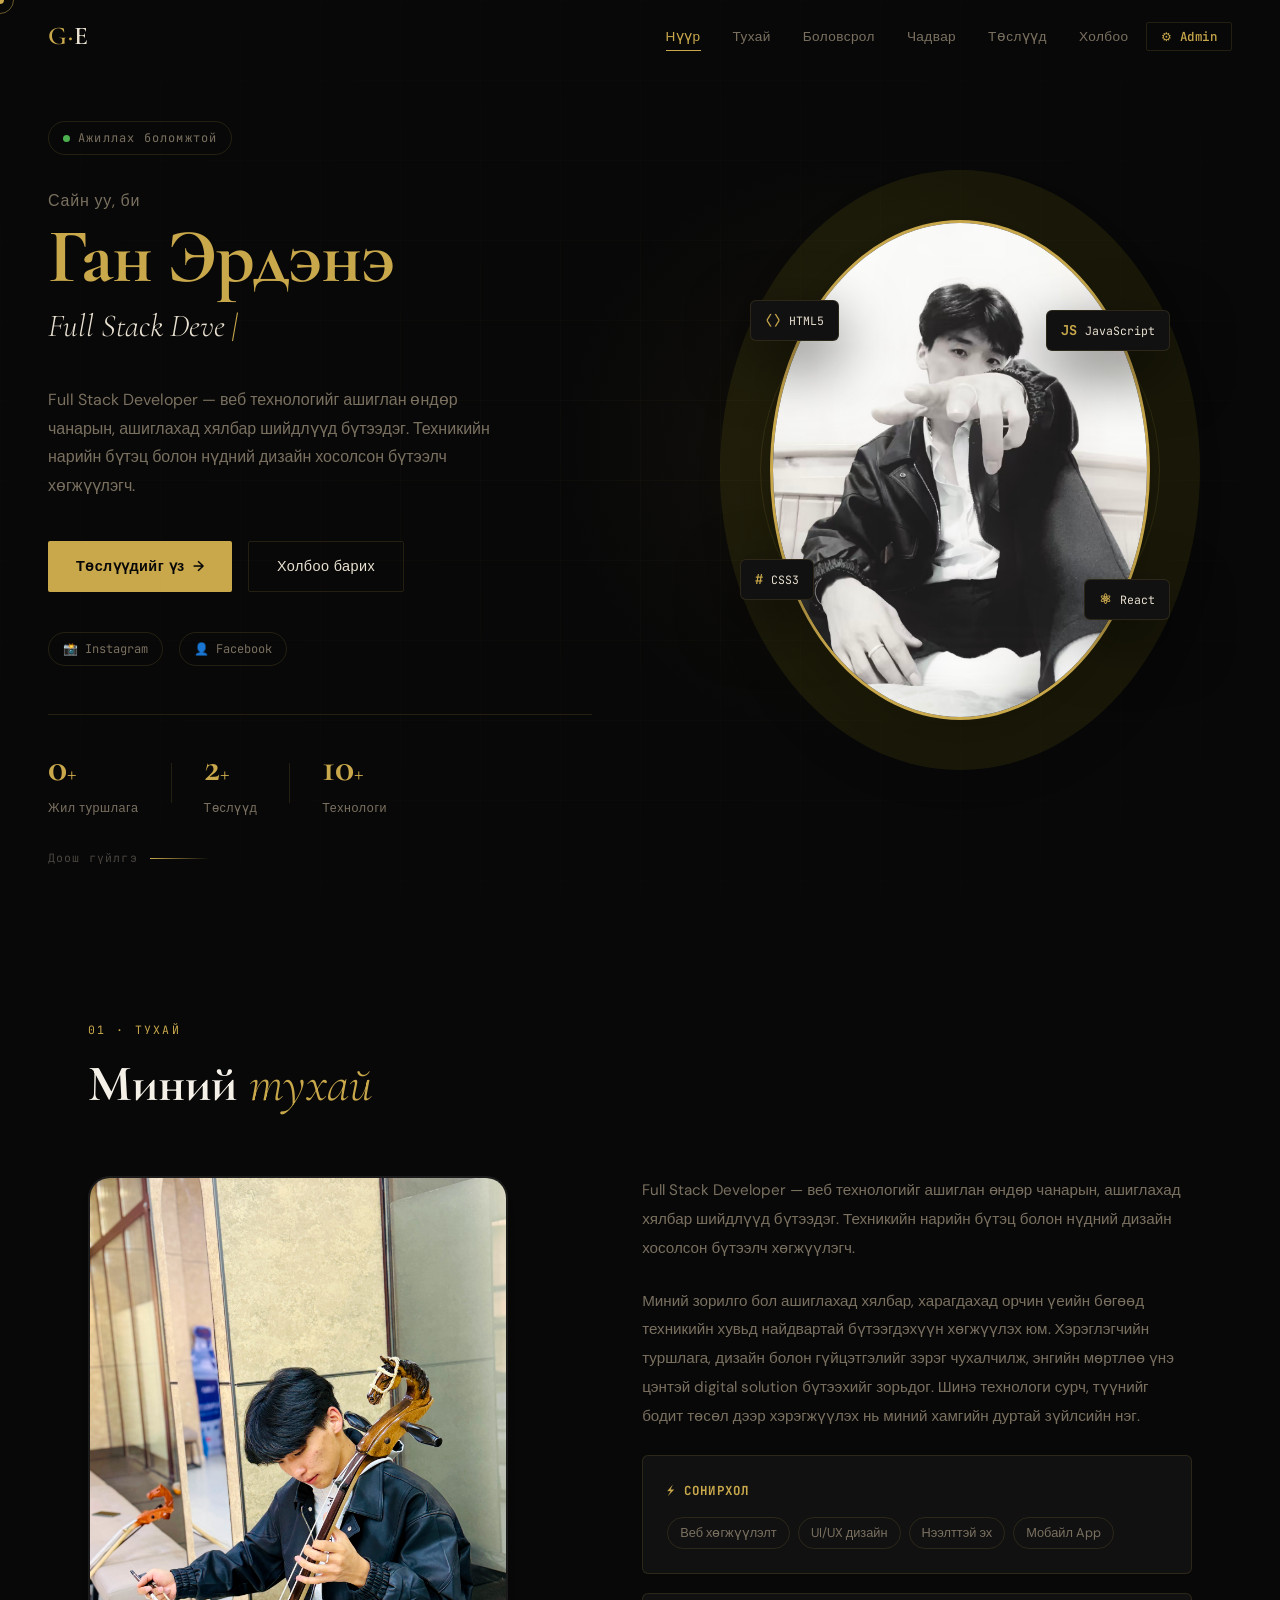
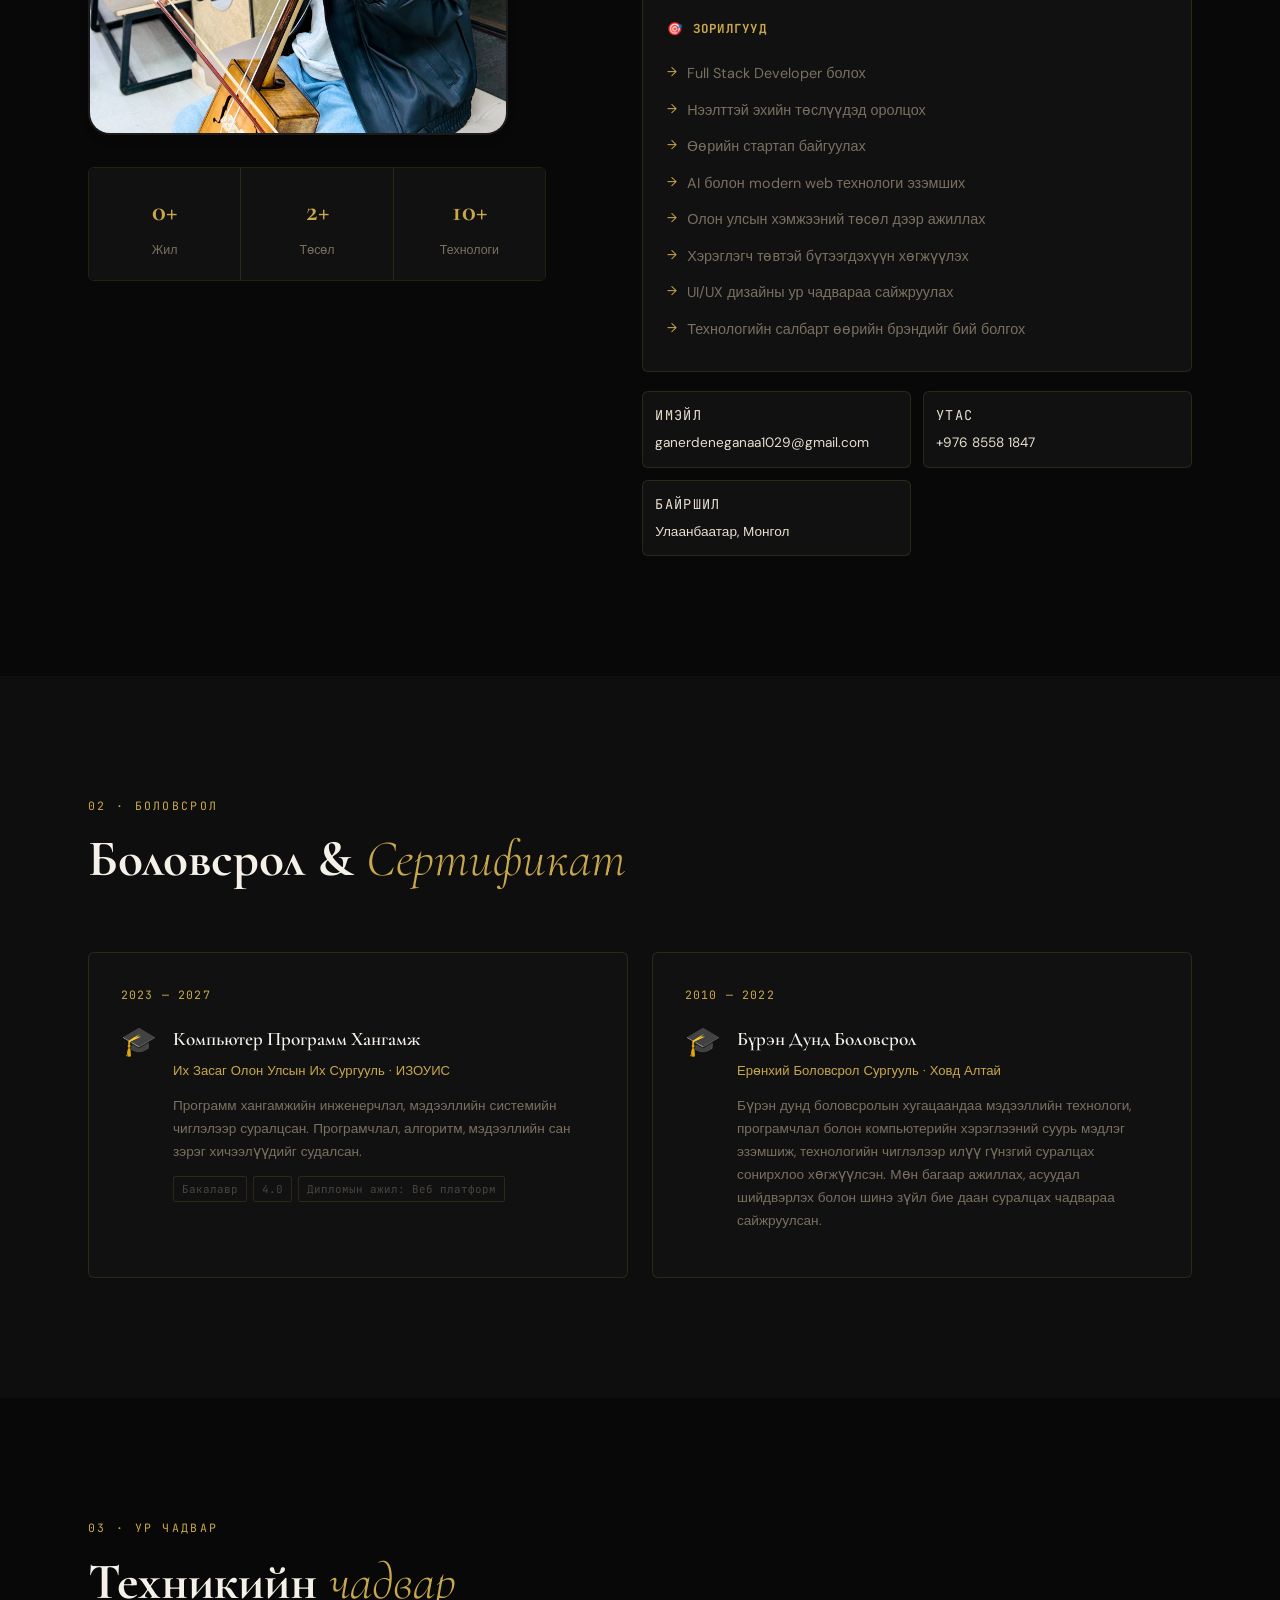
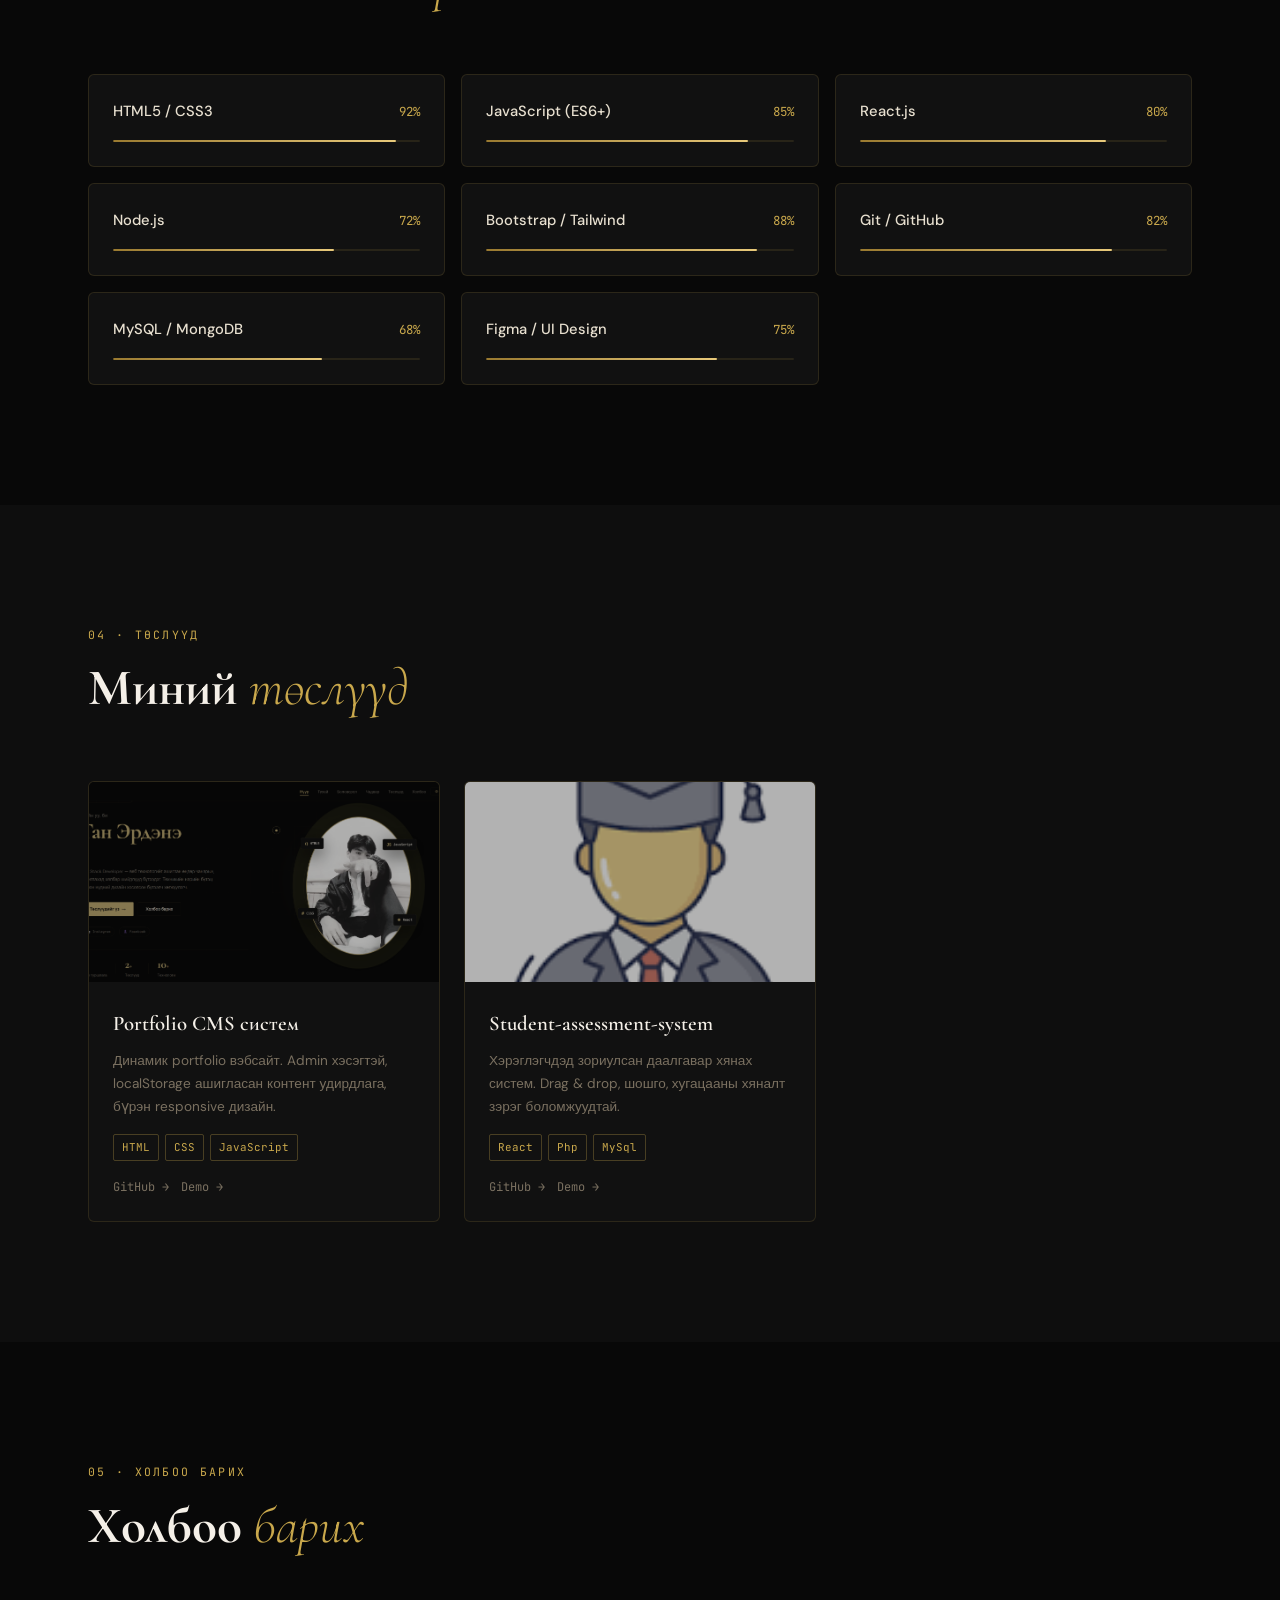
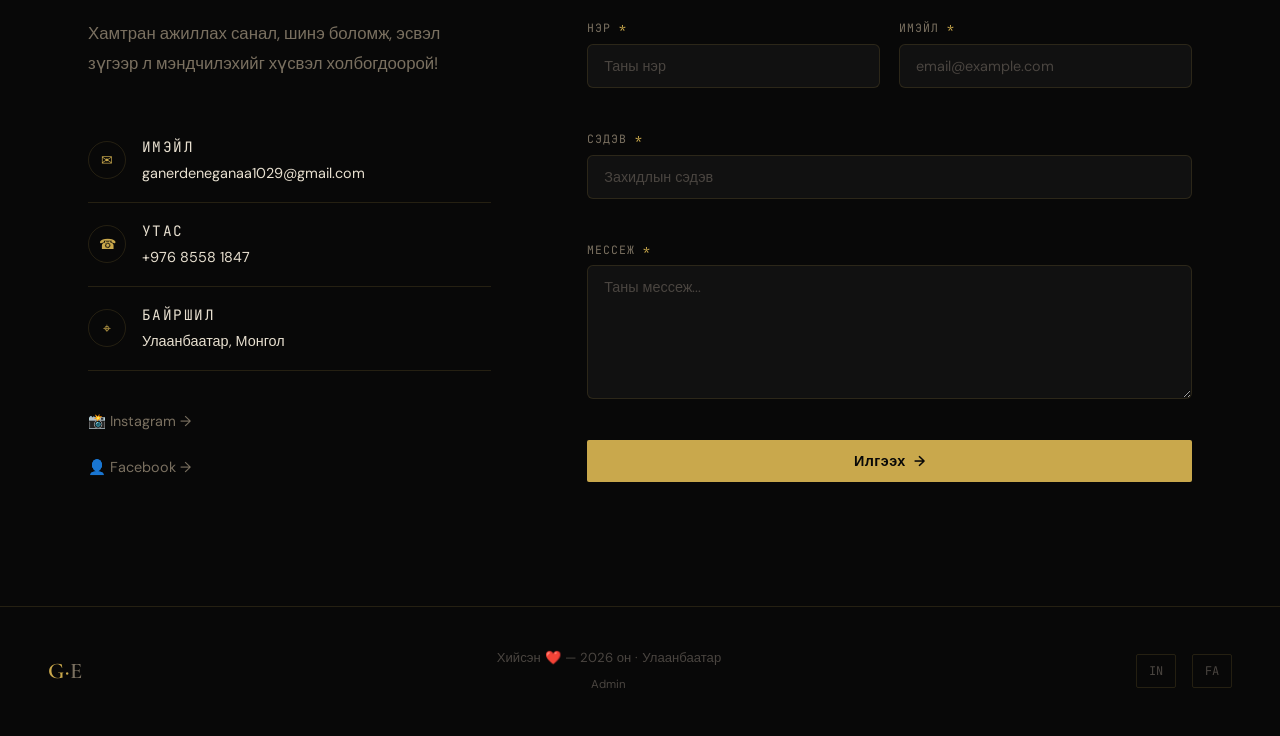
<file: index.html>
<!DOCTYPE html>
<html lang="mn">
<head>
    <meta charset="UTF-8">
    <meta name="viewport" content="width=device-width, initial-scale=1.0">
    <meta name="description" content="Ган Эрдэнэ - Full Stack Developer Portfolio">
    <meta name="keywords" content="Full Stack Developer, Web Developer, Mongolia, Portfolio">
    <meta name="author" content="Ган Эрдэнэ">
    <title> Ган Эрдэнэ· Full Stack Developer</title>
    <link rel="preconnect" href="https://fonts.googleapis.com">
    <link rel="preconnect" href="https://fonts.gstatic.com" crossorigin>
    <link href="https://fonts.googleapis.com/css2?family=Cormorant+Garamond:wght@300;400;600;700&family=DM+Sans:wght@300;400;500;600&family=JetBrains+Mono:wght@400;500&display=swap" rel="stylesheet">
    <link rel="stylesheet" href="style.css">
</head>
<body>

    <!-- Cursor -->
    <div class="cursor" id="cursor"></div>
    <div class="cursor-follower" id="cursorFollower"></div>

    <!-- Loader -->
    <div class="loader" id="loader">
        <div class="loader-inner">
            <div class="loader-logo">G</div>
            <div class="loader-bar"><div class="loader-progress" id="loaderProgress"></div></div>
            <span class="loader-text" id="loaderText">Ачааллаж байна...</span>
        </div>
    </div>

    <!-- Navigation -->
    <nav class="navbar" id="navbar">
        <div class="nav-container">
            <a class="nav-brand" href="#home">
                <span class="brand-letter">G</span><span class="brand-dot">·</span>E
            </a>
            <ul class="nav-links" id="navLinks">
                <li><a href="#home" class="nav-link active" data-section="home">Нүүр</a></li>
                <li><a href="#about" class="nav-link" data-section="about">Тухай</a></li>
                <li><a href="#education" class="nav-link" data-section="education">Боловсрол</a></li>
                <li><a href="#skills" class="nav-link" data-section="skills">Чадвар</a></li>
                <li><a href="#projects" class="nav-link" data-section="projects">Төслүүд</a></li>
                <li><a href="#contact" class="nav-link" data-section="contact">Холбоо</a></li>
                <li><a href="admin.html" class="nav-link nav-admin">⚙ Admin</a></li>
            </ul>
            <button class="hamburger" id="hamburger" aria-label="Menu">
                <span></span><span></span><span></span>
            </button>
        </div>
    </nav>

    <!-- Hero Section -->
    <section id="home" class="hero">
        <div class="hero-bg">
            <div class="hero-grid"></div>
            <div class="hero-glow"></div>
        </div>
        <div class="hero-container">
            <div class="hero-left">
                <div class="hero-status reveal-up">
                    <span class="status-dot"></span>
                    <span>Ажиллах боломжтой</span>
                </div>
                <h1 class="hero-title reveal-up delay-1">
                    <span class="title-greeting">Сайн уу, би</span>
                    <span class="title-name" id="heroName">Ган Эрдэнэ</span>
                    <span class="title-role" id="heroRole">
                        <span class="typed-text" id="typedText"></span>
                        <span class="typed-cursor">|</span>
                    </span>
                </h1>
                <p class="hero-bio reveal-up delay-2" id="heroBio">
                    Full Stack Developer — веб технологийг ашиглан өндөр чанарын, ашиглахад хялбар 
                    шийдлүүд бүтээдэг. Техникийн нарийн бүтэц болон нүдний дизайн хосолсон бүтээлч хөгжүүлэгч.
                </p>
                <div class="hero-actions reveal-up delay-3">
                    <a href="#projects" class="btn btn-primary">Төслүүдийг үз <span class="btn-arrow">→</span></a>
                    <a href="#contact" class="btn btn-ghost">Холбоо барих</a>
                </div>
                <div class="hero-social reveal-up delay-4" id="heroSocial">
                    <a href="https://www.instagram.com/gna_4ev?igsh=MWZmNjNibjNvcWdydQ%3D%3D&utm_source=qr" target="_blank" class="social-link" aria-label="Instagram">
                        <svg viewBox="0 0 24 24" fill="currentColor"><path d="M12 0C5.37 0 0 5.37 0 12c0 5.31 3.435 9.795 8.205 11.385.6.105.825-.255.825-.57 0-.285-.015-1.23-.015-2.235-3.015.555-3.795-.735-4.035-1.41-.135-.345-.72-1.41-1.23-1.695-.42-.225-1.02-.78-.015-.795.945-.015 1.62.87 1.845 1.23 1.08 1.815 2.805 1.305 3.495.99.105-.78.42-1.305.765-1.605-2.67-.3-5.46-1.335-5.46-5.925 0-1.305.465-2.385 1.23-3.225-.12-.3-.54-1.53.12-3.18 0 0 1.005-.315 3.3 1.23.96-.27 1.98-.405 3-.405s2.04.135 3 .405c2.295-1.56 3.3-1.23 3.3-1.23.66 1.65.24 2.88.12 3.18.765.84 1.23 1.905 1.23 3.225 0 4.605-2.805 5.625-5.475 5.925.435.375.81 1.095.81 2.22 0 1.605-.015 2.895-.015 3.3 0 .315.225.69.825.57A12.02 12.02 0 0 0 24 12c0-6.63-5.37-12-12-12z"/></svg>
                        Instagram
                    </a>

                    <a href="https://www.facebook.com/share/1B95qbaU9K/?mibextid=wwXIfr" target="_blank" class="social-link" aria-label="Facebook">
                        <svg viewBox="0 0 24 24" fill="currentColor"><path d="M24 12.073c0-6.627-5.373-12-12-12s-12 5.373-12 12c0 5.99 4.388 10.954 10.125 11.854v-8.385H7.078v-3.47h3.047V9.43c0-3.007 1.792-4.669 4.533-4.669 1.312 0 2.686.235 2.686.235v2.953H15.83c-1.491 0-1.956.925-1.956 1.874v2.25h3.328l-.532 3.47h-2.796v8.385C19.612 23.027 24 18.062 24 12.073z"/></svg>
                        Facebook
                    </a>
                </div>
                <div class="hero-stats reveal-up delay-5">
                    <div class="stat-item">
                        <span class="stat-num" id="heroYears" data-count="2">0</span><span class="stat-plus">+</span>
                        <p>Жил туршлага</p>
                    </div>
                    <div class="stat-divider"></div>
                    <div class="stat-item">
                        <span class="stat-num" id="heroProjects" data-count="8">0</span><span class="stat-plus">+</span>
                        <p>Төслүүд</p>
                    </div>
                    <div class="stat-divider"></div>
                    <div class="stat-item">
                        <span class="stat-num" id="heroTech" data-count="10">0</span><span class="stat-plus">+</span>
                        <p>Технологи</p>
                    </div>
                </div>
            </div>
            <div class="hero-right reveal-right delay-2">
                <div class="profile-frame">
                    <div class="profile-ring ring-1"></div>
                    <div class="profile-ring ring-2"></div>
                    <div class="profile-img-wrap">
                        <img id="heroProfileImg" src="uploads/profile.jpeg" alt="Ган Эрдэнэ" class="profile-img">
                    </div>
                    <div class="floating-card card-html">
                        <span class="fc-icon">⟨⟩</span>
                        <span>HTML5</span>
                    </div>
                    <div class="floating-card card-css">
                        <span class="fc-icon">#</span>
                        <span>CSS3</span>
                    </div>
                    <div class="floating-card card-js">
                        <span class="fc-icon">JS</span>
                        <span>JavaScript</span>
                    </div>
                    <div class="floating-card card-react">
                        <span class="fc-icon">⚛</span>
                        <span>React</span>
                    </div>
                </div>
            </div>
        </div>
        <div class="scroll-indicator">
            <span>Доош гүйлгэ</span>
            <div class="scroll-line"></div>
        </div>
    </section>

    <!-- About Section -->
    <section id="about" class="section about-section">
        <div class="container">
            <div class="section-label reveal-up">01 · ТУХАЙ</div>
            <div class="section-header reveal-up">
                <h2 class="section-title">Миний <em>тухай</em></h2>
            </div>
            <div class="about-grid">
                <div class="about-image reveal-left">
                    <div class="about-img-frame">
                        <img src="uploads/profile1.jpeg" alt="Code" class="about-img">
                        <div class="img-accent"></div>
                    </div>
                    <div class="about-stats-card">
                        <div class="asc-item">
                            <h4 id="aboutYears">2+</h4>
                            <p>Жил</p>
                        </div>
                        <div class="asc-item">
                            <h4 id="aboutProjects">8+</h4>
                            <p>Төсөл</p>
                        </div>
                        <div class="asc-item">
                            <h4 id="aboutTech">10+</h4>
                            <p>Технологи</p>
                        </div>
                    </div>
                </div>
                <div class="about-content reveal-right">
                    <p class="about-text" id="aboutBioText">
                        Full Stack Developer — HTML, CSS, JavaScript болон орчин үеийн framework-ууд ашиглан 
                        өндөр чанарын веб шийдэл бүтээдэг. Техникийн нарийн бүтэц болон гоё дизайн хосолсон бүтээлч хөгжүүлэгч.
                    </p>
                    <p class="about-text">
                        Миний зорилго бол ашиглахад хялбар, харагдахад орчин үеийн бөгөөд техникийн хувьд найдвартай бүтээгдэхүүн хөгжүүлэх юм. 
Хэрэглэгчийн туршлага, дизайн болон гүйцэтгэлийг зэрэг чухалчилж, энгийн мөртлөө үнэ цэнтэй digital solution бүтээхийг зорьдог. 
Шинэ технологи сурч, түүнийг бодит төсөл дээр хэрэгжүүлэх нь миний хамгийн дуртай зүйлсийн нэг.
                    </p>
                    <div class="about-tags">
                        <h5>⚡ Сонирхол</h5>
                        <div class="tags-wrap">
                            <span class="tag">Веб хөгжүүлэлт</span>
                            <span class="tag">UI/UX дизайн</span>
                            <span class="tag">Нээлттэй эх</span>
                            <span class="tag">Мобайл App</span>
                        </div>
                    </div>
                    <div class="about-goals">
                        <h5>🎯 Зорилгууд</h5>
                        <ul class="goals-list">
<li>Full Stack Developer болох</li>
<li>Нээлттэй эхийн төслүүдэд оролцох</li>
<li>Өөрийн стартап байгуулах</li>
<li>AI болон modern web технологи эзэмших</li>
<li>Олон улсын хэмжээний төсөл дээр ажиллах</li>
<li>Хэрэглэгч төвтэй бүтээгдэхүүн хөгжүүлэх</li>
<li>UI/UX дизайны ур чадвараа сайжруулах</li>
<li>Технологийн салбарт өөрийн брэндийг бий болгох</li>
                        </ul>
                    </div>
                    <div class="about-contact-grid">
                        <div class="aci">
                            <span class="aci-label">Имэйл</span>
                            <a href="mailto:ganerdeneganaa1029@gmail.com" id="contactEmail">ganerdeneganaa1029@gmail.com</a>
                        </div>
                        <div class="aci">
                            <span class="aci-label">Утас</span>
                            <a href="tel:+97685581847" id="contactPhone">+976 8558 1847</a>
                        </div>
                        <div class="aci">
                            <span class="aci-label">Байршил</span>
                            <span id="contactLocation">Улаанбаатар, Монгол</span>
                        </div>

                    </div>
                </div>
            </div>
        </div>
    </section>

    <!-- Education Section -->
    <section id="education" class="section education-section">
        <div class="container">
            <div class="section-label reveal-up">02 · БОЛОВСРОЛ</div>
            <div class="section-header reveal-up">
                <h2 class="section-title">Боловсрол & <em>Сертификат</em></h2>
            </div>
            <div class="education-grid" id="educationContainer">
                <!-- Education cards rendered by JS -->
                <div class="edu-card reveal-up" data-delay="0">
                    <div class="edu-year">2023 — 2027</div>
                    <div class="edu-content">
                        <div class="edu-icon">🎓</div>
                        <div class="edu-info">
                            <h3 class="edu-degree">Компьютер Программ Хангамж</h3>
                            <p class="edu-school">Их Засаг Олон Улсын Их Сургууль · ИЗОУИС</p>
                            <p class="edu-desc">Программ хангамжийн инженерчлэл, мэдээллийн системийн чиглэлээр суралцсан. Програмчлал, алгоритм, мэдээллийн сан зэрэг хичээлүүдийг судалсан.</p>
                            <div class="edu-tags">
                                <span>Бакалавр</span>
                                <span>4.0 </span>
                                <span>Дипломын ажил: Веб платформ</span>
                            </div>
                        </div>
                    </div>
                </div>
                <div class="edu-card reveal-up" data-delay="100">
                    <div class="edu-year">2010 — 2022</div>
                    <div class="edu-content">
                        <div class="edu-icon">🎓</div>
                        <div class="edu-info">
                            <h3 class="edu-degree">Бүрэн Дунд Боловсрол</h3>
                            <p class="edu-school">Ерөнхий Боловсрол Сургууль · Ховд Алтай</p>
                            <p class="edu-desc">Бүрэн дунд боловсролын хугацаандаа мэдээллийн технологи, програмчлал болон компьютерийн хэрэглээний суурь мэдлэг эзэмшиж, технологийн чиглэлээр илүү гүнзгий суралцах сонирхлоо хөгжүүлсэн. 
Мөн багаар ажиллах, асуудал шийдвэрлэх болон шинэ зүйл бие даан суралцах чадвараа сайжруулсан.</p>

                        </div>
                    </div>
                </div>

            </div>
        </div>
    </section>

    <!-- Skills Section -->
    <section id="skills" class="section skills-section">
        <div class="container">
            <div class="section-label reveal-up">03 · УР ЧАДВАР</div>
            <div class="section-header reveal-up">
                <h2 class="section-title">Техникийн <em>чадвар</em></h2>
            </div>
            <div class="skills-grid" id="skillsContainer">
                <!-- Rendered by JS -->
            </div>
        </div>
    </section>

    <!-- Projects Section -->
    <section id="projects" class="section projects-section">
        <div class="container">
            <div class="section-label reveal-up">04 · ТӨСЛҮҮД</div>
            <div class="section-header reveal-up">
                <h2 class="section-title">Миний <em>төслүүд</em></h2>
            </div>
            <div class="projects-grid" id="projectsContainer">
                <!-- Rendered by JS -->
            </div>
        </div>
    </section>

    <!-- Contact Section -->
    <section id="contact" class="section contact-section">
        <div class="container">
            <div class="section-label reveal-up">05 · ХОЛБОО БАРИХ</div>
            <div class="section-header reveal-up">
                <h2 class="section-title">Холбоо <em>барих</em></h2>
            </div>
            <div class="contact-grid">
                <div class="contact-left reveal-left">
                    <p class="contact-intro">
                        Хамтран ажиллах санал, шинэ боломж, эсвэл зүгээр л мэндчилэхийг хүсвэл холбогдоорой!
                    </p>
                    <div class="contact-info-list">
                        <div class="ci-item">
                            <div class="ci-icon">✉</div>
                            <div>
                                <span class="ci-label">Имэйл</span>
                                <a href="mailto:ganerdeneganaa1029@gmail.com" id="footerEmail">ganerdeneganaa1029@gmail.com</a>
                            </div>
                        </div>
                        <div class="ci-item">
                            <div class="ci-icon">☎</div>
                            <div>
                                <span class="ci-label">Утас</span>
                                <a href="tel:+97685581847" id="footerPhone">+976 8558 1847</a>
                            </div>
                        </div>
                        <div class="ci-item">
                            <div class="ci-icon">⌖</div>
                            <div>
                                <span class="ci-label">Байршил</span>
                                <span id="footerLocation">Улаанбаатар, Монгол</span>
                            </div>
                        </div>
                    </div>
                    <div class="contact-social" id="contactSocialLinks">
                        <a href="https://www.instagram.com/gna_4ev?igsh=MWZmNjNibjNvcWdydQ%3D%3D&utm_source=qr" target="_blank" class="cs-link">Instagram →</a>
                        
                        <a href="https://www.facebook.com/share/1B95qbaU9K/?mibextid=wwXIfr" target="_blank" class="cs-link">Facebook →</a>
                    </div>
                </div>
                <div class="contact-right reveal-right">
                    <div id="formMessage"></div>
                    <form id="contactForm" class="contact-form" novalidate>
                        <div class="form-row-2">
                            <div class="form-field">
                                <label for="name">Нэр <span class="req">*</span></label>
                                <input type="text" id="name" name="name" placeholder="Таны нэр" required autocomplete="name">
                                <span class="field-error" id="nameError"></span>
                            </div>
                            <div class="form-field">
                                <label for="email">Имэйл <span class="req">*</span></label>
                                <input type="email" id="email" name="email" placeholder="email@example.com" required autocomplete="email">
                                <span class="field-error" id="emailError"></span>
                            </div>
                        </div>
                        <div class="form-field">
                            <label for="subject">Сэдэв <span class="req">*</span></label>
                            <input type="text" id="subject" name="subject" placeholder="Захидлын сэдэв" required>
                            <span class="field-error" id="subjectError"></span>
                        </div>
                        <div class="form-field">
                            <label for="message">Мессеж <span class="req">*</span></label>
                            <textarea id="message" name="message" rows="6" placeholder="Таны мессеж..." required></textarea>
                            <span class="field-error" id="messageError"></span>
                        </div>
                        <button type="submit" class="btn btn-primary btn-full" id="submitBtn">
                            <span class="btn-text">Илгээх</span>
                            <span class="btn-arrow">→</span>
                        </button>
                    </form>
                </div>
            </div>
        </div>
    </section>

    <!-- Footer -->
    <footer class="footer">
        <div class="footer-inner">
            <div class="footer-brand">
                <span class="brand-letter">G</span><span class="brand-dot">·</span>E
            </div>
            <div class="footer-center">
                <p>Хийсэн ❤️ — 2026 он · Улаанбаатар</p>
                <small><a href="#" onclick="enableAdminMode()" class="footer-admin-link">Admin</a></small>
            </div>
            <div class="footer-right" id="footerSocial">
                <a href="https://www.instagram.com/gna_4ev?igsh=MWZmNjNibjNvcWdydQ%3D%3D&utm_source=qr" target="_blank" class="footer-social-link" aria-label="Instagram">IG</a>
  
                <a href="https://www.facebook.com/share/1B95qbaU9K/?mibextid=wwXIfr" target="_blank" class="footer-social-link" aria-label="Facebook">FB</a>
            </div>
        </div>
    </footer>

    <script src="script.js"></script>
</body>
</html>
</file>
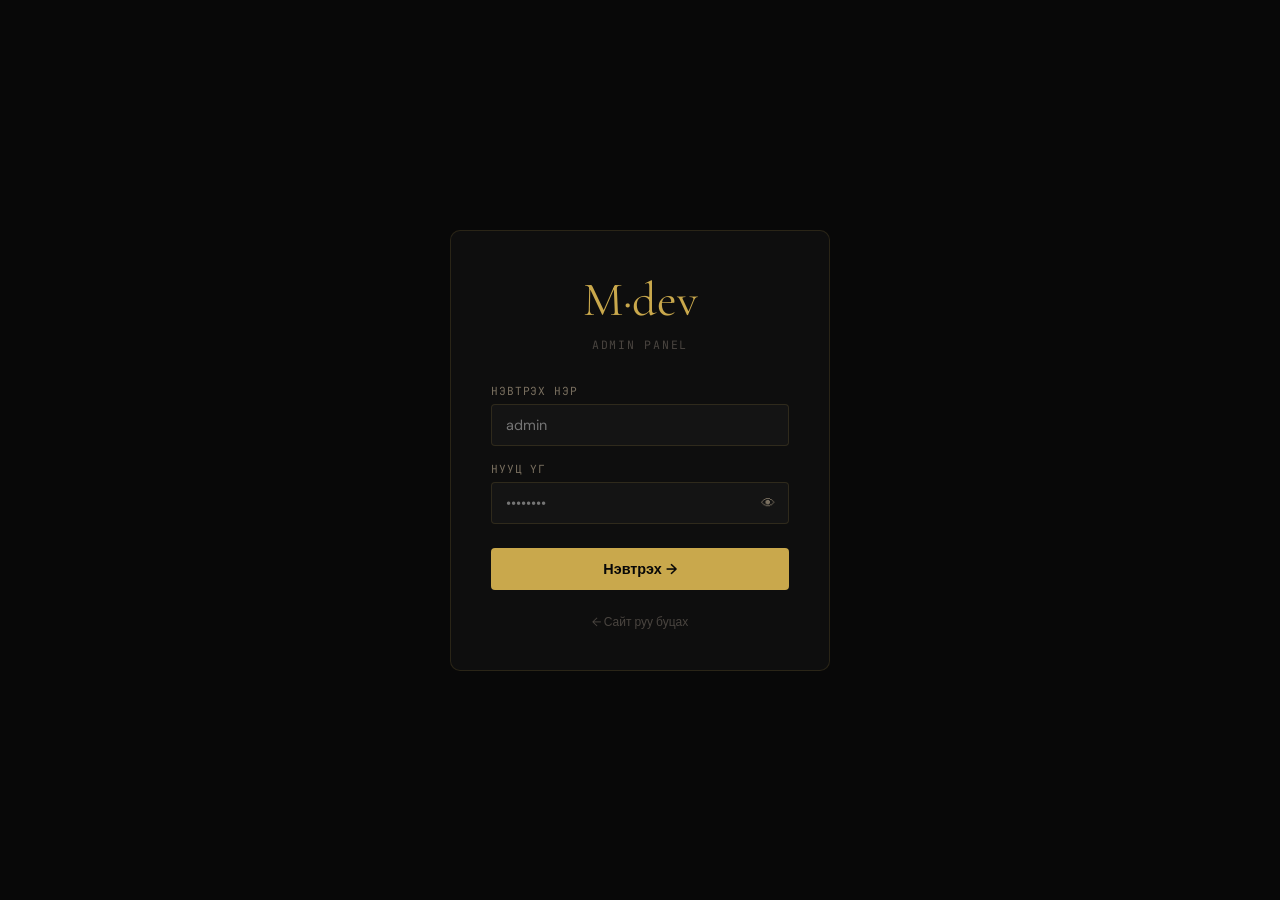
<file: admin.html>
<!DOCTYPE html>
<html lang="mn">
<head>
    <meta charset="UTF-8">
    <meta name="viewport" content="width=device-width, initial-scale=1.0">
    <title>Admin Panel · Ган Эрдэнэ Portfolio</title>
    <link rel="preconnect" href="https://fonts.googleapis.com">
    <link href="https://fonts.googleapis.com/css2?family=Cormorant+Garamond:wght@300;400;600;700&family=DM+Sans:wght@300;400;500;600&family=JetBrains+Mono:wght@400;500&display=swap" rel="stylesheet">
    <style>
        :root {
            --gold: #c9a84c;
            --gold-light: #e8c97a;
            --gold-dark: #9a7a30;
            --gold-faint: rgba(201, 168, 76, 0.08);
            --bg: #080808;
            --bg-2: #0e0e0e;
            --bg-3: #141414;
            --bg-card: #111111;
            --border: rgba(201, 168, 76, 0.15);
            --border-hover: rgba(201, 168, 76, 0.35);
            --text: #e8e0d0;
            --text-muted: #7a7060;
            --text-dim: #4a4540;
            --font-display: 'Cormorant Garamond', Georgia, serif;
            --font-body: 'DM Sans', sans-serif;
            --font-mono: 'JetBrains Mono', monospace;
            --radius: 4px;
            --radius-md: 8px;
            --transition: 0.3s cubic-bezier(0.4, 0, 0.2, 1);
            --sidebar-w: 240px;
        }

        *, *::before, *::after { margin: 0; padding: 0; box-sizing: border-box; }
        html { font-size: 16px; }
        body {
            font-family: var(--font-body);
            background: var(--bg);
            color: var(--text);
            min-height: 100vh;
            display: flex;
        }

        /* ===== SIDEBAR ===== */
        .sidebar {
            width: var(--sidebar-w);
            min-height: 100vh;
            background: var(--bg-2);
            border-right: 1px solid var(--border);
            position: fixed;
            top: 0; left: 0;
            display: flex;
            flex-direction: column;
            z-index: 100;
        }
        .sidebar-header {
            padding: 2rem 1.5rem 1.5rem;
            border-bottom: 1px solid var(--border);
        }
        .sidebar-brand {
            font-family: var(--font-display);
            font-size: 1.6rem;
            font-weight: 700;
            color: var(--gold);
            display: block;
            margin-bottom: 4px;
        }
        .sidebar-sub {
            font-family: var(--font-mono);
            font-size: 0.68rem;
            color: var(--text-dim);
            letter-spacing: 0.1em;
            text-transform: uppercase;
        }
        .sidebar-nav {
            padding: 1rem 0;
            flex: 1;
        }
        .sidebar-nav a {
            display: flex;
            align-items: center;
            gap: 10px;
            padding: 10px 1.5rem;
            font-size: 0.88rem;
            color: var(--text-muted);
            text-decoration: none;
            cursor: pointer;
            border-left: 2px solid transparent;
            transition: all var(--transition);
            letter-spacing: 0.02em;
        }
        .sidebar-nav a:hover, .sidebar-nav a.active {
            color: var(--gold);
            background: var(--gold-faint);
            border-left-color: var(--gold);
        }
        .sidebar-nav .nav-icon { font-size: 1rem; width: 20px; text-align: center; }
        .sidebar-footer {
            padding: 1rem 1.5rem;
            border-top: 1px solid var(--border);
        }
        .sidebar-footer a {
            display: flex;
            align-items: center;
            gap: 8px;
            font-size: 0.85rem;
            color: var(--text-dim);
            text-decoration: none;
            transition: color var(--transition);
        }
        .sidebar-footer a:hover { color: #e57373; }

        /* ===== MAIN ===== */
        .main {
            margin-left: var(--sidebar-w);
            flex: 1;
            min-height: 100vh;
            display: flex;
            flex-direction: column;
        }
        .topbar {
            height: 60px;
            border-bottom: 1px solid var(--border);
            background: var(--bg-2);
            display: flex;
            align-items: center;
            padding: 0 2rem;
            gap: 1rem;
            position: sticky;
            top: 0;
            z-index: 50;
        }
        .topbar-title {
            font-family: var(--font-display);
            font-size: 1.2rem;
            font-weight: 600;
            color: var(--text);
            flex: 1;
        }
        .topbar-badge {
            font-family: var(--font-mono);
            font-size: 0.68rem;
            color: var(--gold);
            border: 1px solid var(--border);
            padding: 3px 10px;
            border-radius: 20px;
        }
        .content { padding: 2rem; flex: 1; }
        .page { display: none; }
        .page.active { display: block; }
        #notification { min-height: 20px; margin-bottom: 0.5rem; }

        /* ===== STAT CARDS ===== */
        .stat-grid { display: grid; grid-template-columns: repeat(4, 1fr); gap: 1rem; margin-bottom: 2rem; }
        .stat-card {
            background: var(--bg-card);
            border: 1px solid var(--border);
            border-radius: var(--radius-md);
            padding: 1.5rem;
            text-align: center;
            transition: all var(--transition);
        }
        .stat-card:hover { border-color: var(--border-hover); }
        .stat-card h3 {
            font-family: var(--font-display);
            font-size: 2.5rem;
            font-weight: 700;
            color: var(--gold);
            margin-bottom: 6px;
        }
        .stat-card p { font-size: 0.8rem; color: var(--text-muted); }

        /* ===== CARDS ===== */
        .card {
            background: var(--bg-card);
            border: 1px solid var(--border);
            border-radius: var(--radius-md);
            overflow: hidden;
        }
        .card-header {
            padding: 1rem 1.5rem;
            border-bottom: 1px solid var(--border);
            display: flex;
            align-items: center;
            justify-content: space-between;
        }
        .card-header h5 {
            font-size: 0.85rem;
            font-family: var(--font-mono);
            color: var(--gold);
            letter-spacing: 0.05em;
            text-transform: uppercase;
        }
        .card-body { padding: 1.5rem; }

        /* ===== FORMS ===== */
        .form-group { margin-bottom: 1rem; }
        .form-group label {
            display: block;
            font-family: var(--font-mono);
            font-size: 0.7rem;
            color: var(--text-muted);
            letter-spacing: 0.08em;
            text-transform: uppercase;
            margin-bottom: 6px;
        }
        .form-group input,
        .form-group textarea,
        .form-group select {
            width: 100%;
            background: var(--bg-3);
            border: 1px solid var(--border);
            border-radius: var(--radius);
            padding: 10px 14px;
            font-family: var(--font-body);
            font-size: 0.88rem;
            color: var(--text);
            outline: none;
            transition: border-color var(--transition);
            appearance: none;
        }
        .form-group input:focus,
        .form-group textarea:focus,
        .form-group select:focus { border-color: var(--gold); }
        .form-group textarea { resize: vertical; min-height: 80px; }
        .form-group input[type="range"] {
            padding: 0; height: 4px;
            background: var(--border);
            border: none;
            accent-color: var(--gold);
        }

        /* ===== BUTTONS ===== */
        .btn {
            display: inline-flex; align-items: center; gap: 6px;
            padding: 9px 18px;
            font-family: var(--font-body);
            font-size: 0.85rem;
            font-weight: 500;
            border: none;
            border-radius: var(--radius);
            cursor: pointer;
            transition: all var(--transition);
            text-decoration: none;
        }
        .btn-primary { background: var(--gold); color: var(--bg); font-weight: 600; }
        .btn-primary:hover { background: var(--gold-light); }
        .btn-danger { background: rgba(229,57,53,0.15); color: #e57373; border: 1px solid rgba(229,57,53,0.3); }
        .btn-danger:hover { background: rgba(229,57,53,0.25); }
        .btn-warning { background: rgba(255,167,38,0.15); color: #ffa726; border: 1px solid rgba(255,167,38,0.3); }
        .btn-warning:hover { background: rgba(255,167,38,0.25); }
        .btn-ghost { background: transparent; color: var(--text-muted); border: 1px solid var(--border); }
        .btn-ghost:hover { border-color: var(--gold); color: var(--gold); }
        .btn-sm { padding: 5px 12px; font-size: 0.78rem; }
        .btn-full { width: 100%; justify-content: center; }

        /* ===== ITEM CARDS ===== */
        .item-card {
            border: 1px solid var(--border);
            border-radius: var(--radius-md);
            padding: 1rem 1.2rem;
            margin-bottom: 10px;
            background: var(--bg-3);
            transition: all var(--transition);
            border-left: 3px solid var(--gold-dark);
        }
        .item-card:hover { border-color: var(--border-hover); }
        .item-card strong { color: var(--text); font-size: 0.9rem; }
        .item-card small, .item-card p { color: var(--text-muted); font-size: 0.8rem; }

        /* ===== ALERTS ===== */
        .alert {
            padding: 10px 16px;
            border-radius: var(--radius);
            font-size: 0.85rem;
            margin-bottom: 10px;
            border-left: 3px solid;
        }
        .alert-success { background: rgba(76,175,80,0.08); border-left-color: #4caf50; color: #81c784; }
        .alert-danger { background: rgba(229,57,53,0.08); border-left-color: #e53935; color: #e57373; }
        .alert-info { background: rgba(201,168,76,0.08); border-left-color: var(--gold); color: var(--gold-light); }

        /* ===== PROGRESS ===== */
        .progress { height: 4px; background: rgba(201,168,76,0.1); border-radius: 4px; overflow: hidden; margin: 8px 0; }
        .progress-bar { height: 100%; background: linear-gradient(90deg, var(--gold-dark), var(--gold-light)); border-radius: 4px; }

        /* ===== ROW LAYOUT ===== */
        .row-2 { display: grid; grid-template-columns: 1fr 1.6fr; gap: 1.5rem; }
        .row-2-equal { display: grid; grid-template-columns: 1fr 1fr; gap: 1rem; }
        .row-3 { display: grid; grid-template-columns: 1fr 1fr 1fr; gap: 1rem; }
        .actions { display: flex; gap: 6px; }
        .form-section { margin-bottom: 1.5rem; }
        .form-section-title {
            font-family: var(--font-mono);
            font-size: 0.72rem;
            color: var(--gold);
            letter-spacing: 0.1em;
            text-transform: uppercase;
            margin-bottom: 1rem;
            padding-bottom: 8px;
            border-bottom: 1px solid var(--border);
        }
        .range-labels { display: flex; justify-content: space-between; font-size: 0.72rem; color: var(--text-dim); margin-top: 4px; }

        /* ===== IMAGE PREVIEW ===== */
        .img-preview {
            width: 100%; height: 160px;
            background: var(--bg-3);
            border: 1px solid var(--border);
            border-radius: var(--radius-md);
            display: flex; align-items: center; justify-content: center;
            overflow: hidden;
            margin-bottom: 10px;
        }
        .img-preview img { width: 100%; height: 100%; object-fit: cover; }
        .img-preview span { color: var(--text-dim); font-size: 0.8rem; }

        /* ===== MODAL ===== */
        .modal-overlay {
            display: none;
            position: fixed; inset: 0;
            background: rgba(0,0,0,0.8);
            z-index: 1000;
            align-items: center;
            justify-content: center;
        }
        .modal-overlay.open { display: flex; }
        .modal-box {
            background: var(--bg-2);
            border: 1px solid var(--border);
            border-radius: var(--radius-md);
            width: 90%;
            max-width: 480px;
            overflow: hidden;
            animation: modal-in 0.25s ease;
        }
        @keyframes modal-in { from { opacity: 0; transform: translateY(-20px); } }
        .modal-header {
            padding: 1rem 1.5rem;
            border-bottom: 1px solid var(--border);
            display: flex;
            align-items: center;
            justify-content: space-between;
        }
        .modal-header h5 { font-size: 0.9rem; font-family: var(--font-mono); color: var(--gold); }
        .modal-close { background: none; border: none; color: var(--text-muted); cursor: pointer; font-size: 1.2rem; transition: color var(--transition); }
        .modal-close:hover { color: var(--text); }
        .modal-body { padding: 1.5rem; }
        .modal-footer { padding: 1rem 1.5rem; border-top: 1px solid var(--border); display: flex; justify-content: flex-end; gap: 8px; }

        /* ===== EMPTY STATE ===== */
        .empty-state { text-align: center; padding: 2rem; color: var(--text-dim); font-size: 0.85rem; }

        /* ===== RESPONSIVE ===== */
        @media (max-width: 768px) {
            .sidebar { transform: translateX(-100%); transition: transform var(--transition); }
            .sidebar.open { transform: translateX(0); }
            .main { margin-left: 0; }
            .stat-grid { grid-template-columns: 1fr 1fr; }
            .row-2, .row-2-equal, .row-3 { grid-template-columns: 1fr; }
        }
        @keyframes shake {
            0%, 100% { transform: translateX(0); }
            25% { transform: translateX(-8px); }
            75% { transform: translateX(8px); }
        }
    </style>
</head>
<body>

    <!-- LOGIN OVERLAY -->
    <div id="loginOverlay" style="
        display:flex; position:fixed; inset:0; z-index:9999;
        background:var(--bg); align-items:center; justify-content:center;
        font-family:var(--font-body);
    ">
        <div style="
            width:100%; max-width:380px; padding:2.5rem;
            border:1px solid var(--border); border-radius:10px;
            background:var(--bg-2); text-align:center;
        ">
            <div style="font-family:var(--font-display); font-size:3rem; color:var(--gold); margin-bottom:0.5rem;">М·dev</div>
            <p style="font-family:var(--font-mono); font-size:0.72rem; color:var(--text-dim); letter-spacing:0.15em; text-transform:uppercase; margin-bottom:2rem;">Admin Panel</p>

            <div id="loginError" style="
                display:none; margin-bottom:1rem; padding:10px;
                background:rgba(229,57,53,0.1); border:1px solid rgba(229,57,53,0.3);
                border-radius:4px; color:#e57373; font-size:0.82rem;
            ">Нууц үг буруу байна</div>

            <div style="margin-bottom:1rem; text-align:left;">
                <label style="font-family:var(--font-mono); font-size:0.7rem; color:var(--text-muted); letter-spacing:0.08em; text-transform:uppercase; display:block; margin-bottom:6px;">Нэвтрэх нэр</label>
                <input id="loginUsername" type="text" placeholder="admin" autocomplete="username" style="
                    width:100%; background:var(--bg-3); border:1px solid var(--border);
                    border-radius:4px; padding:11px 14px; color:var(--text);
                    font-family:var(--font-body); font-size:0.9rem; outline:none;
                    transition:border-color 0.3s;
                " onfocus="this.style.borderColor='var(--gold)'" onblur="this.style.borderColor='var(--border)'">
            </div>

            <div style="margin-bottom:1.5rem; text-align:left;">
                <label style="font-family:var(--font-mono); font-size:0.7rem; color:var(--text-muted); letter-spacing:0.08em; text-transform:uppercase; display:block; margin-bottom:6px;">Нууц үг</label>
                <div style="position:relative;">
                    <input id="loginPassword" type="password" placeholder="••••••••" autocomplete="current-password" style="
                        width:100%; background:var(--bg-3); border:1px solid var(--border);
                        border-radius:4px; padding:11px 42px 11px 14px; color:var(--text);
                        font-family:var(--font-body); font-size:0.9rem; outline:none;
                        transition:border-color 0.3s;
                    " onfocus="this.style.borderColor='var(--gold)'" onblur="this.style.borderColor='var(--border)'"
                    onkeydown="if(event.key==='Enter') doLogin()">
                    <button onclick="togglePwd()" style="
                        position:absolute; right:10px; top:50%; transform:translateY(-50%);
                        background:none; border:none; color:var(--text-muted); cursor:pointer;
                        font-size:0.9rem; padding:4px;
                    " title="Харуулах/нуух">👁</button>
                </div>
            </div>

            <button onclick="doLogin()" style="
                width:100%; padding:12px; background:var(--gold); color:var(--bg);
                border:none; border-radius:4px; font-size:0.9rem; font-weight:600;
                cursor:pointer; font-family:var(--font-body); transition:background 0.3s;
            " onmouseover="this.style.background='var(--gold-light)'" onmouseout="this.style.background='var(--gold)'">
                Нэвтрэх →
            </button>

            <p style="margin-top:1.5rem; font-size:0.75rem; color:var(--text-dim);">
                <a href="index.html" style="color:var(--text-dim); text-decoration:none;">← Сайт руу буцах</a>
            </p>
        </div>
    </div>

    <!-- Sidebar -->
    <aside class="sidebar" id="sidebar">
        <div class="sidebar-header">
            <span class="sidebar-brand">G·E</span>
            <span class="sidebar-sub">Admin Panel</span>
        </div>
        <nav class="sidebar-nav">
            <a onclick="switchPage('dashboard')" class="active" data-page="dashboard">
                <span class="nav-icon">◈</span> Dashboard
            </a>
            <a onclick="switchPage('profile')" data-page="profile">
                <span class="nav-icon">◉</span> Профайл
            </a>
            <a onclick="switchPage('education')" data-page="education">
                <span class="nav-icon">◎</span> Боловсрол
            </a>
            <a onclick="switchPage('skills')" data-page="skills">
                <span class="nav-icon">◐</span> Ур чадвар
            </a>
            <a onclick="switchPage('projects')" data-page="projects">
                <span class="nav-icon">◑</span> Төслүүд
            </a>
            <a onclick="switchPage('social')" data-page="social">
                <span class="nav-icon">◒</span> Сошиал
            </a>
            <a onclick="switchPage('messages')" data-page="messages">
                <span class="nav-icon">◓</span> Мессежүүд
                <span id="msgBadge" style="margin-left:auto; background:var(--gold); color:var(--bg); font-size:0.65rem; padding:2px 6px; border-radius:10px; display:none;"></span>
            </a>
        </nav>
        <div class="sidebar-footer">
            <a href="index.html">← Сайт руу буцах</a>
            <a onclick="doLogout()" style="margin-top:8px; color:#e57373; cursor:pointer;">⏻ Гарах</a>
        </div>
    </aside>

    <!-- Main Content -->
    <main class="main">
        <div class="topbar">
            <span class="topbar-title" id="topbarTitle">Dashboard</span>
            <div id="notification"></div>
            <span class="topbar-badge">Admin</span>
        </div>

        <div class="content">

            <!-- ===== DASHBOARD ===== -->
            <div id="dashboard" class="page active">
                <div class="stat-grid">
                    <div class="stat-card">
                        <h3 id="statMessages">0</h3>
                        <p>Мессеж</p>
                    </div>
                    <div class="stat-card">
                        <h3 id="statSkills">0</h3>
                        <p>Ур чадвар</p>
                    </div>
                    <div class="stat-card">
                        <h3 id="statProjects">0</h3>
                        <p>Төслүүд</p>
                    </div>
                    <div class="stat-card">
                        <h3 id="statEducation">0</h3>
                        <p>Боловсрол</p>
                    </div>
                </div>
                <div class="card">
                    <div class="card-header">
                        <h5>Шинэ мессежүүд</h5>
                        <a onclick="switchPage('messages')" class="btn btn-sm btn-ghost" style="cursor:pointer">Бүгдийг харах →</a>
                    </div>
                    <div class="card-body" id="dashMessages">
                        <div class="empty-state">Мессеж ирээгүй байна</div>
                    </div>
                </div>
            </div>

            <!-- ===== PROFILE ===== -->
            <div id="profile" class="page">
                <div class="row-2">
                    <div>
                        <div class="card" style="margin-bottom:1rem;">
                            <div class="card-header"><h5>Профайл зураг</h5></div>
                            <div class="card-body">
                                <div class="img-preview" id="profileImgPreview">
                                    <span>Зураг сонгоно уу</span>
                                </div>
                                <input type="file" id="profileImageFile" accept="image/*" style="width:100%; margin-bottom:10px; background:var(--bg-3); border:1px solid var(--border); padding:8px; border-radius:var(--radius); color:var(--text-muted); font-size:0.8rem;">
                                <button class="btn btn-primary btn-full" onclick="uploadProfileImage()">Зураг хадгалах</button>
                            </div>
                        </div>
                        <div class="card">
                            <div class="card-header"><h5>Статистик</h5></div>
                            <div class="card-body">
                                <div class="row-3">
                                    <div class="form-group">
                                        <label>Жил</label>
                                        <input type="number" id="profileYears" min="0" max="50">
                                    </div>
                                    <div class="form-group">
                                        <label>Төсөл</label>
                                        <input type="number" id="profileProjectsCount" min="0">
                                    </div>
                                    <div class="form-group">
                                        <label>Технологи</label>
                                        <input type="number" id="profileTechCount" min="0">
                                    </div>
                                </div>
                            </div>
                        </div>
                    </div>
                    <div class="card">
                        <div class="card-header"><h5>Профайл мэдээлэл</h5></div>
                        <div class="card-body">
                            <form id="profileForm">
                                <div class="form-section">
                                    <div class="form-section-title">Үндсэн мэдээлэл</div>
                                    <div class="form-group">
                                        <label>Бүтэн нэр</label>
                                        <input type="text" id="profileName" placeholder="Монхбаяр">
                                    </div>
                                    <div class="form-group">
                                        <label>Богино тайлбар</label>
                                        <input type="text" id="profileShortBio" placeholder="Full Stack Developer">
                                    </div>
                                    <div class="form-group">
                                        <label>Дэлгэрэнгүй тайлбар</label>
                                        <textarea id="profileBio" rows="4" placeholder="Та хэн бэ..."></textarea>
                                    </div>
                                </div>
                                <div class="form-section">
                                    <div class="form-section-title">Холбоо барих</div>
                                    <div class="form-group">
                                        <label>Имэйл</label>
                                        <input type="email" id="profileEmail" placeholder="email@example.mn">
                                    </div>
                                    <div class="row-2-equal">
                                        <div class="form-group">
                                            <label>Утас</label>
                                            <input type="tel" id="profilePhone" placeholder="+976 XXXX XXXX">
                                        </div>
                                        <div class="form-group">
                                            <label>Байршил</label>
                                            <input type="text" id="profileLocation" placeholder="Улаанбаатар">
                                        </div>
                                    </div>
                                </div>
                                <button type="submit" class="btn btn-primary btn-full">💾 Хадгалах</button>
                            </form>
                        </div>
                    </div>
                </div>
            </div>

            <!-- ===== EDUCATION ===== -->
            <div id="education" class="page">
                <div class="row-2">
                    <div class="card">
                        <div class="card-header"><h5>Боловсрол нэмэх</h5></div>
                        <div class="card-body">
                            <form id="educationForm">
                                <div class="form-group">
                                    <label>Хугацаа</label>
                                    <input type="text" id="eduYear" placeholder="2020 — 2024">
                                </div>
                                <div class="form-group">
                                    <label>Зэрэг / Гэрчилгээний нэр</label>
                                    <input type="text" id="eduDegree" placeholder="Компьютерийн Инженерчлэл">
                                </div>
                                <div class="form-group">
                                    <label>Сургуулийн нэр</label>
                                    <input type="text" id="eduSchool" placeholder="МУИС · Улаанбаатар">
                                </div>
                                <div class="form-group">
                                    <label>Тайлбар</label>
                                    <textarea id="eduDesc" rows="3" placeholder="Суралцсан зүйлс..."></textarea>
                                </div>
                                <div class="form-group">
                                    <label>Шошго (таслалаар тусгаар)</label>
                                    <input type="text" id="eduTags" placeholder="Бакалавр, 4.0 GPA">
                                </div>
                                <div class="form-group">
                                    <label>Иконо (emoji)</label>
                                    <input type="text" id="eduIcon" placeholder="🎓">
                                </div>
                                <button type="submit" class="btn btn-primary btn-full">➕ Нэмэх</button>
                            </form>
                        </div>
                    </div>
                    <div class="card">
                        <div class="card-header"><h5>Боловсролын жагсаалт</h5></div>
                        <div class="card-body" id="educationList"></div>
                    </div>
                </div>
            </div>

            <!-- ===== SKILLS ===== -->
            <div id="skills" class="page">
                <div class="row-2">
                    <div class="card">
                        <div class="card-header"><h5>Ур чадвар нэмэх</h5></div>
                        <div class="card-body">
                            <form id="skillForm">
                                <div class="form-group">
                                    <label>Нэр</label>
                                    <input type="text" id="skillName" placeholder="HTML5 / CSS3">
                                </div>
                                <div class="form-group">
                                    <label>Түвшин: <span id="skillLevelDisplay">75</span>%</label>
                                    <input type="range" id="skillLevel" min="0" max="100" value="75">
                                    <div class="range-labels"><span>0%</span><span>50%</span><span>100%</span></div>
                                </div>
                                <button type="submit" class="btn btn-primary btn-full">➕ Нэмэх</button>
                            </form>
                        </div>
                    </div>
                    <div class="card">
                        <div class="card-header">
                            <h5>Жагсаалт</h5>
                            <button class="btn btn-sm btn-ghost" onclick="resetSkillsToDefaults()">↺ Default</button>
                        </div>
                        <div class="card-body" id="skillsList"></div>
                    </div>
                </div>
            </div>

            <!-- ===== PROJECTS ===== -->
            <div id="projects" class="page">
                <div class="row-2">
                    <div class="card">
                        <div class="card-header"><h5>Төсөл нэмэх</h5></div>
                        <div class="card-body">
                            <form id="projectForm">
                                <div class="form-group">
                                    <label>Нэр</label>
                                    <input type="text" id="projectTitle" placeholder="Төслийн нэр">
                                </div>
                                <div class="form-group">
                                    <label>Тайлбар</label>
                                    <textarea id="projectDesc" rows="3" placeholder="Төслийн тайлбар..."></textarea>
                                </div>
                                <div class="form-group">
                                    <label>Технологиүүд (таслалаар)</label>
                                    <input type="text" id="projectTech" placeholder="React, Node.js, MongoDB">
                                </div>
                                <div class="form-group">
                                    <label>Зураг URL</label>
                                    <input type="url" id="projectImage" placeholder="https://...">
                                </div>
                                <div class="row-2-equal">
                                    <div class="form-group">
                                        <label>GitHub URL</label>
                                        <input type="url" id="projectGithub" placeholder="https://github.com/...">
                                    </div>
                                    <div class="form-group">
                                        <label>Demo URL</label>
                                        <input type="url" id="projectDemo" placeholder="https://...">
                                    </div>
                                </div>
                                <button type="submit" class="btn btn-primary btn-full">➕ Нэмэх</button>
                            </form>
                        </div>
                    </div>
                    <div class="card">
                        <div class="card-header">
                            <h5>Жагсаалт</h5>
                            <button class="btn btn-sm btn-ghost" onclick="resetProjectsToDefaults()">↺ Default</button>
                        </div>
                        <div class="card-body" id="projectsList"></div>
                    </div>
                </div>
            </div>

            <!-- ===== SOCIAL ===== -->
            <div id="social" class="page">
                <div class="row-2">
                    <div class="card">
                        <div class="card-header"><h5>Сошиал нэмэх</h5></div>
                        <div class="card-body">
                            <form id="socialForm">
                                <div class="form-group">
                                    <label>Платформ</label>
                                    <input type="text" id="socialPlatform" placeholder="GitHub">
                                </div>
                                <div class="form-group">
                                    <label>URL</label>
                                    <input type="url" id="socialUrl" placeholder="https://github.com/username">
                                </div>
                                <div class="form-group">
                                    <label>Иконо (emoji)</label>
                                    <input type="text" id="socialIcon" placeholder="🐙">
                                </div>
                                <button type="submit" class="btn btn-primary btn-full">➕ Нэмэх</button>
                            </form>
                        </div>
                    </div>
                    <div class="card">
                        <div class="card-header">
                            <h5>Жагсаалт</h5>
                            <button class="btn btn-sm btn-ghost" onclick="resetSocialToDefaults()">↺ Default</button>
                        </div>
                        <div class="card-body" id="socialList"></div>
                    </div>
                </div>
            </div>

            <!-- ===== MESSAGES ===== -->
            <div id="messages" class="page">
                <div class="card">
                    <div class="card-header">
                        <h5>Бүх мессежүүд</h5>
                        <button class="btn btn-sm btn-danger" onclick="deleteAllMessages()">🗑 Бүгдийг устгах</button>
                    </div>
                    <div class="card-body" id="messagesList"></div>
                </div>
            </div>

        </div>
    </main>

    <script src="admin.js"></script>
</body>
</html>
</file>
<file: style.css>
/* ============================================
   Portfolio — Deep Dark Gold Luxury Theme
   ============================================ */

@import url('https://fonts.googleapis.com/css2?family=Cormorant+Garamond:ital,wght@0,300;0,400;0,600;0,700;1,400;1,600&family=DM+Sans:wght@300;400;500;600&family=JetBrains+Mono:wght@400;500&display=swap');

/* ========== CSS Variables ========== */
:root {
    --gold: #c9a84c;
    --gold-light: #e8c97a;
    --gold-dark: #9a7a30;
    --gold-faint: rgba(201, 168, 76, 0.08);
    --bg: #080808;
    --bg-2: #0e0e0e;
    --bg-3: #141414;
    --bg-card: #111111;
    --border: rgba(201, 168, 76, 0.15);
    --border-hover: rgba(201, 168, 76, 0.4);
    --text: #e8e0d0;
    --text-muted: #7a7060;
    --text-dim: #4a4540;
    --white: #f5f0e8;
    --font-display: 'Cormorant Garamond', Georgia, serif;
    --font-body: 'DM Sans', sans-serif;
    --font-mono: 'JetBrains Mono', monospace;
    --radius: 2px;
    --radius-md: 6px;
    --transition: 0.35s cubic-bezier(0.4, 0, 0.2, 1);
    --shadow: 0 20px 60px rgba(0,0,0,0.6);
    --shadow-gold: 0 0 40px rgba(201, 168, 76, 0.12);
}

/* ========== Reset & Base ========== */
*, *::before, *::after { margin: 0; padding: 0; box-sizing: border-box; }

html { scroll-behavior: smooth; font-size: 16px; }

body {
    font-family: var(--font-body);
    background-color: var(--bg);
    color: var(--text);
    line-height: 1.7;
    overflow-x: hidden;
    cursor: none;
}

a { color: inherit; text-decoration: none; }
img { max-width: 100%; display: block; }
ul { list-style: none; }

/* ========== Custom Cursor ========== */
.cursor {
    width: 8px; height: 8px;
    background: var(--gold);
    border-radius: 50%;
    position: fixed;
    top: 0; left: 0;
    pointer-events: none;
    z-index: 9999;
    transform: translate(-50%, -50%);
    transition: transform 0.1s, opacity 0.3s;
}
.cursor-follower {
    width: 28px; height: 28px;
    border: 1px solid var(--gold);
    border-radius: 50%;
    position: fixed;
    top: 0; left: 0;
    pointer-events: none;
    z-index: 9998;
    transform: translate(-50%, -50%);
    transition: transform 0.35s cubic-bezier(0.25, 0.46, 0.45, 0.94), opacity 0.3s;
    opacity: 0.5;
}
body:hover .cursor, body:hover .cursor-follower { opacity: 1; }

@media (hover: none) {
    .cursor, .cursor-follower { display: none; }
    body { cursor: auto; }
}

/* ========== Loader ========== */
.loader {
    position: fixed; inset: 0;
    background: var(--bg);
    z-index: 9000;
    display: flex; align-items: center; justify-content: center;
    transition: opacity 0.6s, visibility 0.6s;
}
.loader.done { opacity: 0; visibility: hidden; }

.loader-inner { text-align: center; }
.loader-logo {
    font-family: var(--font-display);
    font-size: 5rem;
    color: var(--gold);
    margin-bottom: 30px;
    animation: pulse-gold 1.5s ease-in-out infinite;
}
@keyframes pulse-gold {
    0%, 100% { opacity: 1; text-shadow: 0 0 20px rgba(201,168,76,0.5); }
    50% { opacity: 0.6; text-shadow: none; }
}
.loader-bar {
    width: 200px; height: 1px;
    background: rgba(201,168,76,0.2);
    margin: 0 auto 15px;
    overflow: hidden;
}
.loader-progress {
    height: 100%;
    background: var(--gold);
    width: 0;
    transition: width 0.05s linear;
}
.loader-text {
    font-family: var(--font-mono);
    font-size: 0.75rem;
    color: var(--text-muted);
    letter-spacing: 2px;
}

/* ========== Navbar ========== */
.navbar {
    position: fixed; top: 0; left: 0; right: 0;
    z-index: 1000;
    padding: 0 3rem;
    transition: background var(--transition), border-color var(--transition);
    border-bottom: 1px solid transparent;
}
.navbar.scrolled {
    background: rgba(8,8,8,0.95);
    backdrop-filter: blur(12px);
    border-bottom-color: var(--border);
}
.nav-container {
    max-width: 1400px;
    margin: 0 auto;
    height: 72px;
    display: flex;
    align-items: center;
    justify-content: space-between;
}
.nav-brand {
    font-family: var(--font-display);
    font-size: 1.6rem;
    font-weight: 600;
    color: var(--text);
    transition: color var(--transition);
}
.nav-brand:hover { color: var(--gold); }
.brand-letter { color: var(--gold); }
.brand-dot { color: var(--gold); margin: 0 1px; }

.nav-links {
    display: flex;
    align-items: center;
    gap: 0.25rem;
}
.nav-link {
    font-family: var(--font-body);
    font-size: 0.85rem;
    font-weight: 500;
    color: var(--text-muted);
    padding: 6px 14px;
    border-radius: var(--radius);
    letter-spacing: 0.03em;
    transition: color var(--transition);
    position: relative;
}
.nav-link::after {
    content: '';
    position: absolute;
    bottom: 0; left: 14px; right: 14px;
    height: 1px;
    background: var(--gold);
    transform: scaleX(0);
    transition: transform var(--transition);
}
.nav-link:hover, .nav-link.active { color: var(--gold); }
.nav-link:hover::after, .nav-link.active::after { transform: scaleX(1); }
.nav-admin {
    border: 1px solid var(--border);
    color: var(--gold) !important;
    padding: 5px 14px;
    font-family: var(--font-mono);
    font-size: 0.78rem;
}
.nav-admin:hover { background: var(--gold-faint); border-color: var(--gold); }
.nav-admin::after { display: none; }

.hamburger {
    display: none;
    flex-direction: column;
    gap: 5px;
    background: none;
    border: none;
    cursor: pointer;
    padding: 4px;
}
.hamburger span {
    display: block;
    width: 24px; height: 1px;
    background: var(--text);
    transition: var(--transition);
}
.hamburger.active span:nth-child(1) { transform: translateY(6px) rotate(45deg); }
.hamburger.active span:nth-child(2) { opacity: 0; }
.hamburger.active span:nth-child(3) { transform: translateY(-6px) rotate(-45deg); }

/* ========== Reveal Animations ========== */
.reveal-up, .reveal-left, .reveal-right {
    opacity: 0;
    transform: translateY(40px);
    transition: opacity 0.8s cubic-bezier(0.4,0,0.2,1), transform 0.8s cubic-bezier(0.4,0,0.2,1);
}
.reveal-left { transform: translateX(-40px); }
.reveal-right { transform: translateX(40px); }
.reveal-up.visible, .reveal-left.visible, .reveal-right.visible {
    opacity: 1; transform: none;
}
.delay-1 { transition-delay: 0.1s; }
.delay-2 { transition-delay: 0.2s; }
.delay-3 { transition-delay: 0.3s; }
.delay-4 { transition-delay: 0.4s; }
.delay-5 { transition-delay: 0.5s; }

/* ========== Hero ========== */
.hero {
    min-height: 100vh;
    position: relative;
    overflow: hidden;
    display: flex;
    align-items: center;
}
.hero-bg {
    position: absolute; inset: 0;
    pointer-events: none;
}
.hero-grid {
    position: absolute; inset: 0;
    background-image:
        linear-gradient(rgba(201,168,76,0.03) 1px, transparent 1px),
        linear-gradient(90deg, rgba(201,168,76,0.03) 1px, transparent 1px);
    background-size: 80px 80px;
    mask-image: radial-gradient(ellipse 80% 80% at 50% 50%, black, transparent);
}
.hero-glow {
    position: absolute;
    width: 600px; height: 600px;
    border-radius: 50%;
    background: radial-gradient(circle, rgba(201,168,76,0.06) 0%, transparent 70%);
    top: 50%; right: 10%;
    transform: translateY(-50%);
}
.hero-container {
    max-width: 1400px;
    margin: 0 auto;
    padding: 120px 3rem 80px;
    display: grid;
    grid-template-columns: 1fr 1fr;
    gap: 6rem;
    align-items: center;
    width: 100%;
}
.hero-status {
    display: inline-flex;
    align-items: center;
    gap: 8px;
    font-family: var(--font-mono);
    font-size: 0.75rem;
    color: var(--text-muted);
    letter-spacing: 0.1em;
    border: 1px solid var(--border);
    padding: 6px 14px;
    border-radius: 20px;
    margin-bottom: 2rem;
}
.status-dot {
    width: 7px; height: 7px;
    border-radius: 50%;
    background: #4caf50;
    animation: blink 2s infinite;
}
@keyframes blink {
    0%, 100% { opacity: 1; box-shadow: 0 0 6px #4caf50; }
    50% { opacity: 0.4; box-shadow: none; }
}
.hero-title {
    display: flex;
    flex-direction: column;
    gap: 0.25rem;
    margin-bottom: 2rem;
}
.title-greeting {
    font-family: var(--font-body);
    font-size: 1rem;
    font-weight: 400;
    color: var(--text-muted);
    letter-spacing: 0.05em;
}
.title-name {
    font-family: var(--font-display);
    font-size: clamp(3rem, 6vw, 5rem);
    font-weight: 700;
    color: var(--gold);
    line-height: 1;
    letter-spacing: -0.02em;
}
.title-role {
    font-family: var(--font-display);
    font-size: clamp(1.4rem, 2.5vw, 2rem);
    font-weight: 300;
    font-style: italic;
    color: var(--text);
    min-height: 2.5rem;
}
.typed-cursor {
    color: var(--gold);
    animation: blink-cursor 0.8s step-end infinite;
}
@keyframes blink-cursor { 50% { opacity: 0; } }

.hero-bio {
    font-size: 1rem;
    color: var(--text-muted);
    line-height: 1.8;
    max-width: 480px;
    margin-bottom: 2.5rem;
}
.hero-actions {
    display: flex;
    gap: 1rem;
    margin-bottom: 2.5rem;
    flex-wrap: wrap;
}
.hero-social {
    display: flex;
    gap: 1rem;
    flex-wrap: wrap;
    margin-bottom: 3rem;
}
.social-link {
    display: inline-flex;
    align-items: center;
    gap: 6px;
    font-family: var(--font-mono);
    font-size: 0.75rem;
    color: var(--text-muted);
    border: 1px solid var(--border);
    padding: 6px 14px;
    border-radius: 20px;
    transition: all var(--transition);
}
.social-link svg { width: 14px; height: 14px; }
.social-link:hover {
    color: var(--gold);
    border-color: var(--gold);
    background: var(--gold-faint);
}
.hero-stats {
    display: flex;
    align-items: center;
    gap: 2rem;
    padding-top: 2rem;
    border-top: 1px solid var(--border);
}
.stat-item { text-align: left; }
.stat-num {
    font-family: var(--font-display);
    font-size: 2.5rem;
    font-weight: 700;
    color: var(--gold);
    line-height: 1;
}
.stat-plus {
    font-family: var(--font-display);
    font-size: 1.5rem;
    color: var(--gold);
}
.stat-item p {
    font-size: 0.78rem;
    color: var(--text-muted);
    margin-top: 4px;
    letter-spacing: 0.05em;
}
.stat-divider {
    width: 1px; height: 40px;
    background: var(--border);
}

/* Profile */
.hero-right { display: flex; justify-content: center; }
.profile-frame {
    position: relative;
    width: 380px; height: 380px;
    display: flex; align-items: center; justify-content: center;
}
.profile-ring {
    position: absolute; border-radius: 50%;
    border: 1px solid var(--border);
    animation: rotate-ring 20s linear infinite;
}
.ring-1 { width: 340px; height: 340px; animation-duration: 20s; }
.ring-2 { width: 400px; height: 400px; animation-duration: 30s; animation-direction: reverse; }
@keyframes rotate-ring { to { transform: rotate(360deg); } }

.profile-img-wrap {
    width: 500px; height: 500px;
    border-radius: 50%;
    overflow: hidden;
    border: 3px solid var(--gold);
    box-shadow: 0 0 0 50px rgba(235, 228, 25, 0.08), var(--shadow);
    z-index: 1;
}
.profile-img { width: 100%; height: 100%; object-fit: cover; }

.floating-card {
    position: absolute;
    background: var(--bg-card);
    border: 1px solid var(--border);
    padding: 8px 14px;
    border-radius: var(--radius-md);
    display: flex;
    align-items: center;
    gap: 8px;
    font-family: var(--font-mono);
    font-size: 0.72rem;
    color: var(--text);
    z-index: 3;
    box-shadow: var(--shadow);
    animation: float-card 3s ease-in-out infinite;
}
.fc-icon {
    color: var(--gold);
    font-weight: 700;
    font-size: 0.85rem;
}
.card-html { top: 20px; left: -20px; animation-delay: 0s; }
.card-css { bottom: 60px; left: -30px; animation-delay: 0.5s; }
.card-js { top: 30px; right: -20px; animation-delay: 1s; }
.card-react { bottom: 40px; right: -20px; animation-delay: 1.5s; }
@keyframes float-card {
    0%, 100% { transform: translateY(0); }
    50% { transform: translateY(-10px); }
}

.scroll-indicator {
    position: absolute;
    bottom: 2rem; left: 3rem;
    display: flex;
    align-items: center;
    gap: 12px;
    font-family: var(--font-mono);
    font-size: 0.72rem;
    color: var(--text-dim);
    letter-spacing: 0.1em;
    writing-mode: horizontal-tb;
}
.scroll-line {
    width: 60px; height: 1px;
    background: linear-gradient(90deg, var(--gold), transparent);
    position: relative;
    overflow: hidden;
}
.scroll-line::after {
    content: '';
    position: absolute;
    top: 0; left: -100%;
    width: 100%; height: 100%;
    background: var(--gold);
    animation: scroll-move 2s ease-in-out infinite;
}
@keyframes scroll-move {
    0% { left: -100%; }
    100% { left: 100%; }
}

/* ========== Buttons ========== */
.btn {
    display: inline-flex;
    align-items: center;
    gap: 8px;
    padding: 12px 28px;
    font-family: var(--font-body);
    font-size: 0.9rem;
    font-weight: 500;
    border: none;
    border-radius: var(--radius);
    cursor: pointer;
    transition: all var(--transition);
    letter-spacing: 0.03em;
    text-decoration: none;
}
.btn-primary {
    background: var(--gold);
    color: var(--bg);
    font-weight: 600;
}
.btn-primary:hover {
    background: var(--gold-light);
    transform: translateY(-2px);
    box-shadow: 0 8px 24px rgba(201,168,76,0.3);
}
.btn-ghost {
    background: transparent;
    color: var(--text);
    border: 1px solid var(--border);
}
.btn-ghost:hover {
    border-color: var(--gold);
    color: var(--gold);
    background: var(--gold-faint);
}
.btn-full { width: 100%; justify-content: center; }
.btn-arrow { transition: transform var(--transition); }
.btn:hover .btn-arrow { transform: translateX(4px); }

/* ========== Section Base ========== */
.section { padding: 120px 0; }
.container {
    max-width: 1200px;
    margin: 0 auto;
    padding: 0 3rem;
}
.section-label {
    font-family: var(--font-mono);
    font-size: 0.72rem;
    color: var(--gold);
    letter-spacing: 0.2em;
    margin-bottom: 1rem;
    text-transform: uppercase;
}
.section-header { margin-bottom: 4rem; }
.section-title {
    font-family: var(--font-display);
    font-size: clamp(2.5rem, 4vw, 3.5rem);
    font-weight: 700;
    color: var(--white);
    line-height: 1.1;
}
.section-title em {
    font-style: italic;
    color: var(--gold);
    font-weight: 300;
}

/* ========== About ========== */
.about-section { background: var(--bg); }
.about-grid {
    display: grid;
    grid-template-columns: 1fr 1.2fr;
    gap: 6rem;
    align-items: start;
}
.about-img-frame {
    position: relative;
    display: inline-block;
}
.about-img {
    width: 100%;
    max-width: 420px;
    display: block;
    margin: auto;

    border-radius: 22px;
    object-fit: cover;

    /* Clean mobile look */
    border: 2px solid rgba(255,255,255,0.08);

    /* Soft shadow */
    box-shadow:
        0 8px 20px rgba(0,0,0,0.25);

    /* Better colors */
    filter: contrast(105%) saturate(110%);

    transition: all 0.4s ease;
}

/* Hover desktop */
.about-img:hover {
    transform: translateY(-6px) scale(1.02);

    box-shadow:
        0 15px 30px rgba(0,0,0,0.35);

    filter: contrast(110%) saturate(120%);
}

/* Mobile responsive */
@media (max-width: 768px) {
    .about-img {
        width: 92%;
        max-width: 100%;

        border-radius: 18px;

        /* Mobile spacing */
        margin-top: 15px;

        /* Mobile shadow */
        box-shadow:
            0 6px 16px rgba(0,0,0,0.2);
    }

    .about-img:hover {
        transform: none;
    }
}
.about-img:hover { filter: grayscale(0%); }
.img-accent {
    position: absolute;
    top: 20px; left: 20px;
    right: -10px; bottom: -10px;
    border: 1px solid var(--border);
    border-radius: var(--radius-md);
    z-index: -1;
}
.about-stats-card {
    display: flex;
    gap: 0;
    margin-top: 1.5rem;
    border: 1px solid var(--border);
    border-radius: var(--radius-md);
    overflow: hidden;
}
.asc-item {
    flex: 1;
    text-align: center;
    padding: 1.2rem 1rem;
    border-right: 1px solid var(--border);
    background: var(--bg-card);
}
.asc-item:last-child { border-right: none; }
.asc-item h4 {
    font-family: var(--font-display);
    font-size: 1.8rem;
    font-weight: 700;
    color: var(--gold);
}
.asc-item p { font-size: 0.78rem; color: var(--text-muted); margin-top: 4px; }

.about-text {
    font-size: 0.95rem;
    color: var(--text-muted);
    line-height: 1.9;
    margin-bottom: 1.5rem;
}
.about-tags, .about-goals {
    padding: 1.5rem;
    border: 1px solid var(--border);
    border-radius: var(--radius-md);
    background: var(--bg-card);
    margin-bottom: 1.2rem;
}
.about-tags h5, .about-goals h5 {
    font-size: 0.78rem;
    font-family: var(--font-mono);
    color: var(--gold);
    letter-spacing: 0.1em;
    margin-bottom: 1rem;
    text-transform: uppercase;
}
.tags-wrap { display: flex; flex-wrap: wrap; gap: 8px; }
.tag {
    font-size: 0.8rem;
    color: var(--text-muted);
    border: 1px solid var(--border);
    padding: 4px 12px;
    border-radius: 20px;
    transition: all var(--transition);
}
.tag:hover { color: var(--gold); border-color: var(--gold); background: var(--gold-faint); }
.goals-list { padding-left: 0; }
.goals-list li {
    font-size: 0.9rem;
    color: var(--text-muted);
    padding: 6px 0;
    padding-left: 20px;
    position: relative;
}
.goals-list li::before {
    content: '→';
    position: absolute;
    left: 0;
    color: var(--gold);
    font-size: 0.8rem;
}
.about-contact-grid {
    display: grid;
    grid-template-columns: 1fr 1fr;
    gap: 12px;
    margin-top: 1.2rem;
}
.aci {
    display: flex;
    flex-direction: column;
    gap: 4px;
    padding: 12px;
    border: 1px solid var(--border);
    border-radius: var(--radius-md);
    background: var(--bg-card);
}
.aci-label {
    font-family: var(--font-mono);
    font-size: 0.68rem;
    color: var(--text-dim);
    letter-spacing: 0.1em;
    text-transform: uppercase;
}
.aci a, .aci span {
    font-size: 0.85rem;
    color: var(--text);
    transition: color var(--transition);
}
.aci a:hover { color: var(--gold); }

/* ========== Education ========== */
.education-section { background: var(--bg-2); }
.education-grid {
    display: grid;
    grid-template-columns: 1fr 1fr;
    gap: 1.5rem;
}
.edu-card {
    border: 1px solid var(--border);
    border-radius: var(--radius-md);
    background: var(--bg-card);
    padding: 2rem;
    position: relative;
    overflow: hidden;
    transition: all var(--transition);
}
.edu-card::before {
    content: '';
    position: absolute;
    top: 0; left: 0; right: 0;
    height: 2px;
    background: linear-gradient(90deg, var(--gold), transparent);
    transform: scaleX(0);
    transform-origin: left;
    transition: transform var(--transition);
}
.edu-card:hover { border-color: var(--border-hover); transform: translateY(-4px); box-shadow: var(--shadow-gold); }
.edu-card:hover::before { transform: scaleX(1); }
.edu-year {
    font-family: var(--font-mono);
    font-size: 0.72rem;
    color: var(--gold);
    letter-spacing: 0.1em;
    margin-bottom: 1.2rem;
}
.edu-content { display: flex; gap: 1rem; }
.edu-icon {
    font-size: 1.8rem;
    line-height: 1;
    flex-shrink: 0;
    margin-top: 4px;
}
.edu-degree {
    font-family: var(--font-display);
    font-size: 1.2rem;
    font-weight: 600;
    color: var(--white);
    margin-bottom: 4px;
}
.edu-school {
    font-size: 0.82rem;
    color: var(--gold);
    margin-bottom: 0.7rem;
}
.edu-desc {
    font-size: 0.85rem;
    color: var(--text-muted);
    line-height: 1.7;
    margin-bottom: 0.8rem;
}
.edu-tags { display: flex; flex-wrap: wrap; gap: 6px; }
.edu-tags span {
    font-family: var(--font-mono);
    font-size: 0.68rem;
    color: var(--text-dim);
    border: 1px solid var(--border);
    padding: 3px 8px;
    border-radius: 2px;
}

/* ========== Skills ========== */
.skills-section { background: var(--bg); }
.skills-grid {
    display: grid;
    grid-template-columns: repeat(auto-fill, minmax(280px, 1fr));
    gap: 1rem;
}
.skill-card {
    border: 1px solid var(--border);
    border-radius: var(--radius-md);
    background: var(--bg-card);
    padding: 1.5rem;
    transition: all var(--transition);
}
.skill-card:hover { border-color: var(--border-hover); transform: translateY(-2px); }
.skill-header {
    display: flex;
    justify-content: space-between;
    align-items: center;
    margin-bottom: 1rem;
}
.skill-name {
    font-size: 0.92rem;
    font-weight: 500;
    color: var(--text);
}
.skill-pct {
    font-family: var(--font-mono);
    font-size: 0.78rem;
    color: var(--gold);
}
.skill-bar {
    height: 2px;
    background: rgba(201,168,76,0.12);
    border-radius: 2px;
    overflow: hidden;
}
.skill-fill {
    height: 100%;
    background: linear-gradient(90deg, var(--gold-dark), var(--gold-light));
    border-radius: 2px;
    width: 0;
    transition: width 1.2s cubic-bezier(0.4,0,0.2,1);
}

/* ========== Projects ========== */
.projects-section { background: var(--bg-2); }
.projects-grid {
    display: grid;
    grid-template-columns: repeat(auto-fill, minmax(340px, 1fr));
    gap: 1.5rem;
}
.project-card {
    border: 1px solid var(--border);
    border-radius: var(--radius-md);
    background: var(--bg-card);
    overflow: hidden;
    transition: all var(--transition);
    display: flex;
    flex-direction: column;
}
.project-card:hover { border-color: var(--border-hover); transform: translateY(-6px); box-shadow: var(--shadow-gold); }
.project-img {
    width: 100%; height: 200px;
    object-fit: cover;
    filter: grayscale(40%) brightness(0.7);
    transition: all var(--transition);
}
.project-card:hover .project-img { filter: grayscale(0%) brightness(0.9); }
.project-body { padding: 1.5rem; flex: 1; display: flex; flex-direction: column; }
.project-title {
    font-family: var(--font-display);
    font-size: 1.3rem;
    font-weight: 600;
    color: var(--white);
    margin-bottom: 8px;
}
.project-desc {
    font-size: 0.85rem;
    color: var(--text-muted);
    line-height: 1.7;
    flex: 1;
    margin-bottom: 1rem;
}
.project-tech { display: flex; flex-wrap: wrap; gap: 6px; margin-bottom: 1rem; }
.project-tech span {
    font-family: var(--font-mono);
    font-size: 0.68rem;
    color: var(--gold);
    border: 1px solid rgba(201,168,76,0.3);
    padding: 3px 8px;
    border-radius: 2px;
}
.project-links { display: flex; gap: 12px; }
.project-link {
    font-family: var(--font-mono);
    font-size: 0.75rem;
    color: var(--text-muted);
    transition: color var(--transition);
}
.project-link:hover { color: var(--gold); }

/* ========== Contact ========== */
.contact-section { background: var(--bg); }
.contact-grid {
    display: grid;
    grid-template-columns: 1fr 1.5fr;
    gap: 6rem;
    align-items: start;
}
.contact-intro {
    font-size: 1.05rem;
    color: var(--text-muted);
    line-height: 1.8;
    margin-bottom: 2.5rem;
}
.contact-info-list { margin-bottom: 2rem; }
.ci-item {
    display: flex;
    align-items: center;
    gap: 1rem;
    padding: 1rem 0;
    border-bottom: 1px solid var(--border);
}
.ci-icon {
    width: 38px; height: 38px;
    border: 1px solid var(--border);
    border-radius: 50%;
    display: flex; align-items: center; justify-content: center;
    font-size: 0.85rem;
    color: var(--gold);
    flex-shrink: 0;
}
.ci-item > div { display: flex; flex-direction: column; gap: 2px; }
.ci-label {
    font-family: var(--font-mono);
    font-size: 0.68rem;
    color: var(--text-dim);
    letter-spacing: 0.1em;
    text-transform: uppercase;
}
.ci-item a, .ci-item span {
    font-size: 0.9rem;
    color: var(--text);
    transition: color var(--transition);
}
.ci-item a:hover { color: var(--gold); }
.contact-social { display: flex; flex-direction: column; gap: 10px; }
.cs-link {
    font-family: var(--font-body);
    font-size: 0.9rem;
    color: var(--text-muted);
    display: flex;
    align-items: center;
    gap: 8px;
    transition: all var(--transition);
    padding: 6px 0;
}
.cs-link:hover { color: var(--gold); padding-left: 6px; }

/* Contact Form */
.contact-form {
    display: flex;
    flex-direction: column;
    gap: 1.2rem;
}
.form-row-2 {
    display: grid;
    grid-template-columns: 1fr 1fr;
    gap: 1.2rem;
}
.form-field { display: flex; flex-direction: column; gap: 6px; }
.form-field label {
    font-family: var(--font-mono);
    font-size: 0.72rem;
    color: var(--text-muted);
    letter-spacing: 0.08em;
    text-transform: uppercase;
}
.req { color: var(--gold); }
.form-field input,
.form-field textarea {
    background: var(--bg-card);
    border: 1px solid var(--border);
    border-radius: var(--radius-md);
    padding: 12px 16px;
    font-family: var(--font-body);
    font-size: 0.9rem;
    color: var(--text);
    transition: border-color var(--transition), box-shadow var(--transition);
    outline: none;
    resize: vertical;
}
.form-field input::placeholder,
.form-field textarea::placeholder { color: var(--text-dim); }
.form-field input:focus,
.form-field textarea:focus {
    border-color: var(--gold);
    box-shadow: 0 0 0 3px rgba(201,168,76,0.08);
}
.form-field input.error,
.form-field textarea.error { border-color: #e53935; }
.field-error {
    font-size: 0.72rem;
    color: #e53935;
    font-family: var(--font-mono);
    min-height: 16px;
}
.form-message {
    padding: 12px 16px;
    border-radius: var(--radius-md);
    font-size: 0.85rem;
    margin-bottom: 0.5rem;
}
.form-message.success { background: rgba(76,175,80,0.1); border: 1px solid rgba(76,175,80,0.3); color: #81c784; }
.form-message.error { background: rgba(229,57,53,0.1); border: 1px solid rgba(229,57,53,0.3); color: #e57373; }

/* ========== Footer ========== */
.footer {
    border-top: 1px solid var(--border);
    padding: 2.5rem 3rem;
}
.footer-inner {
    max-width: 1200px;
    margin: 0 auto;
    display: flex;
    justify-content: space-between;
    align-items: center;
    gap: 2rem;
}
.footer-brand {
    font-family: var(--font-display);
    font-size: 1.4rem;
    font-weight: 600;
    color: var(--text-muted);
}
.footer-center { text-align: center; }
.footer-center p { font-size: 0.82rem; color: var(--text-dim); }
.footer-admin-link { color: var(--text-dim) !important; font-size: 0.72rem; }
.footer-admin-link:hover { color: var(--gold) !important; }
.footer-right { display: flex; gap: 1rem; }
.footer-social-link {
    font-family: var(--font-mono);
    font-size: 0.75rem;
    color: var(--text-dim);
    border: 1px solid var(--border);
    padding: 6px 12px;
    border-radius: var(--radius);
    transition: all var(--transition);
}
.footer-social-link:hover { color: var(--gold); border-color: var(--gold); }

/* ========== Responsive ========== */
@media (max-width: 1024px) {
    .hero-container { gap: 3rem; padding: 100px 2rem 60px; }
    .about-grid { gap: 3rem; }
    .contact-grid { gap: 3rem; }
}

@media (max-width: 900px) {
    .navbar { padding: 0 1.5rem; }
    .nav-links {
        position: fixed;
        top: 72px; left: 0; right: 0;
        background: rgba(8,8,8,0.98);
        backdrop-filter: blur(16px);
        border-bottom: 1px solid var(--border);
        flex-direction: column;
        padding: 1.5rem;
        gap: 0.5rem;
        transform: translateY(-200%);
        transition: transform var(--transition);
    }
    .nav-links.open { transform: translateY(0); }
    .hamburger { display: flex; }
    .hero-container { grid-template-columns: 1fr; gap: 3rem; text-align: center; }
    .hero-right { order: -1; }
    .profile-frame { width: 280px; height: 280px; }
    .hero-bio { max-width: 100%; }
    .hero-actions, .hero-social { justify-content: center; }
    .hero-stats { justify-content: center; }
    .about-grid { grid-template-columns: 1fr; }
    .education-grid { grid-template-columns: 1fr; }
    .contact-grid { grid-template-columns: 1fr; gap: 3rem; }
    .form-row-2 { grid-template-columns: 1fr; }
    .footer-inner { flex-direction: column; text-align: center; }
    .scroll-indicator { display: none; }
    .container { padding: 0 1.5rem; }
}

@media (max-width: 600px) {
    .section { padding: 80px 0; }
    .hero-container { padding: 90px 1.5rem 60px; }
    .profile-frame { width: 220px; height: 220px; }
    .profile-img-wrap { width: 190px; height: 190px; }
    .ring-1 { width: 240px; height: 240px; }
    .ring-2 { width: 300px; height: 300px; }
    .floating-card { display: none; }
    .about-contact-grid { grid-template-columns: 1fr; }
    .projects-grid { grid-template-columns: 1fr; }
    .hero-stats { gap: 1rem; }
    .stat-num { font-size: 1.8rem; }
    .section-title { font-size: 2rem; }
}
</file>
